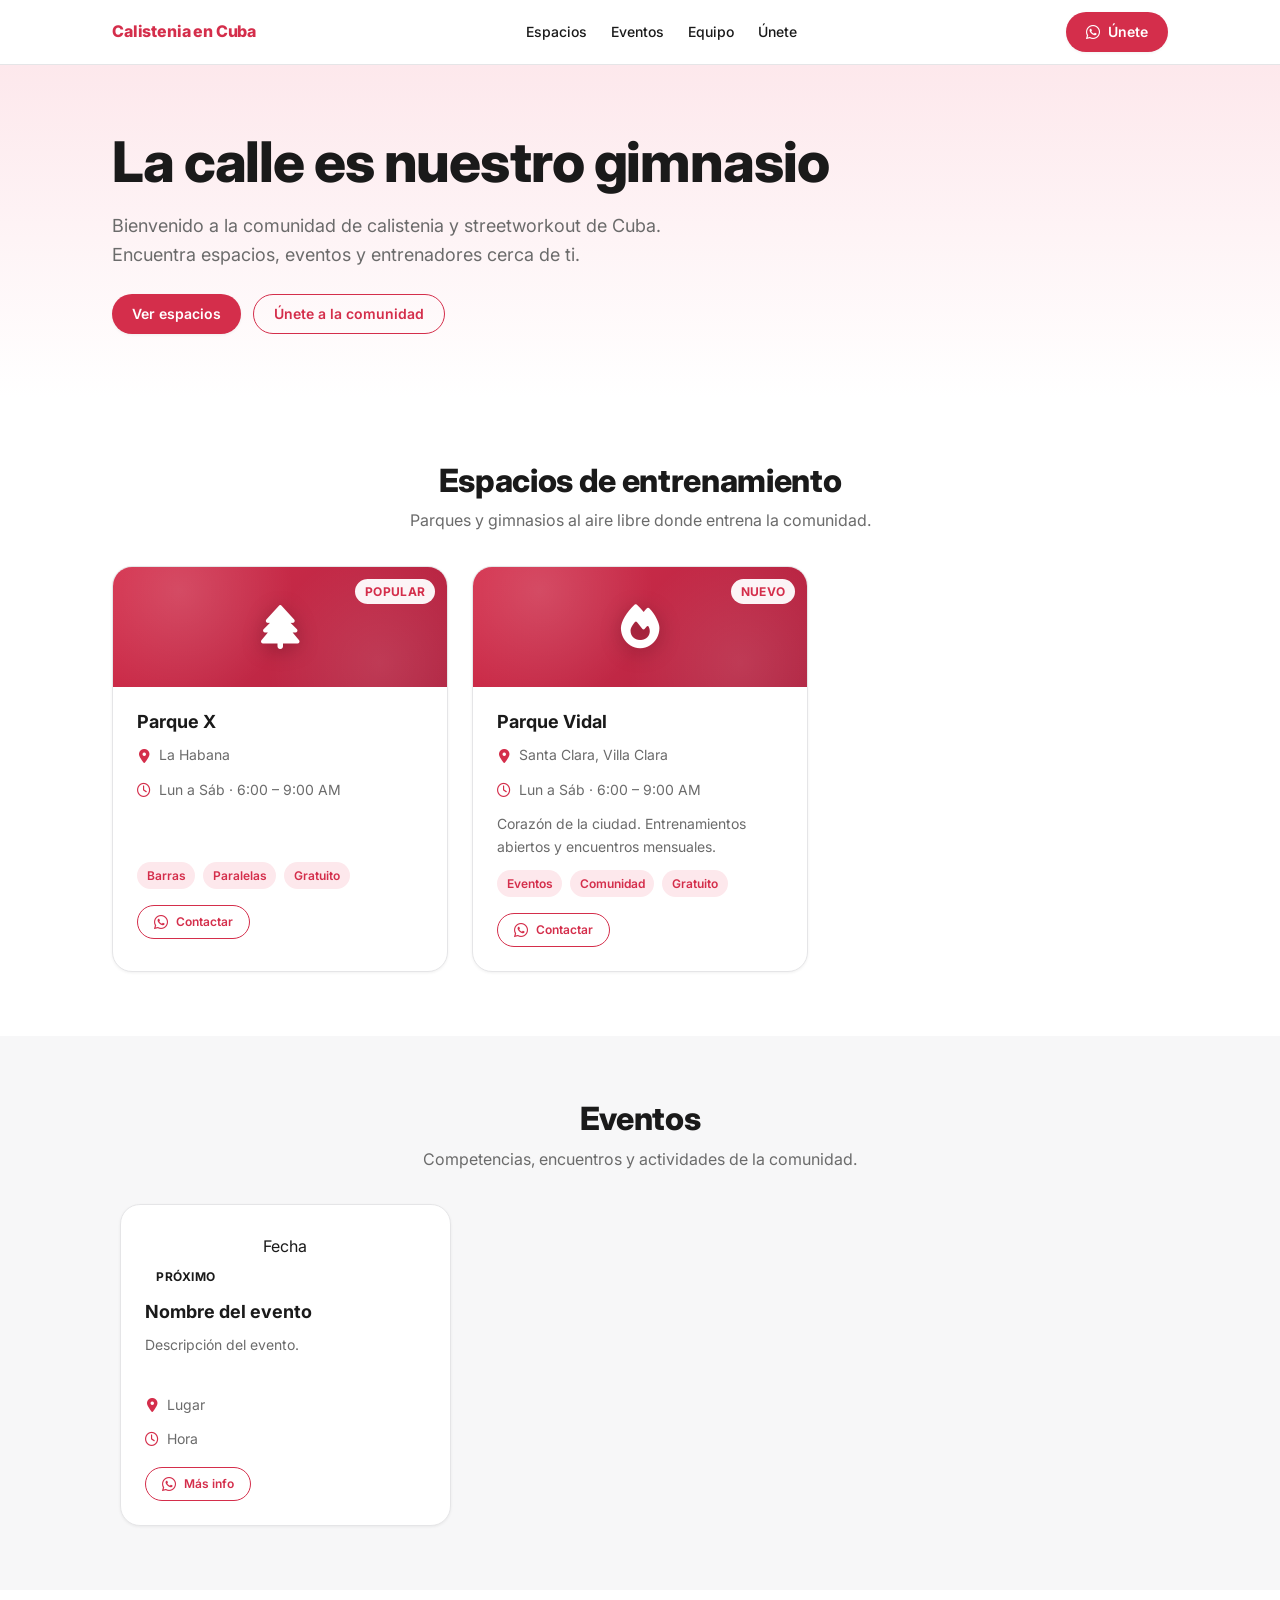
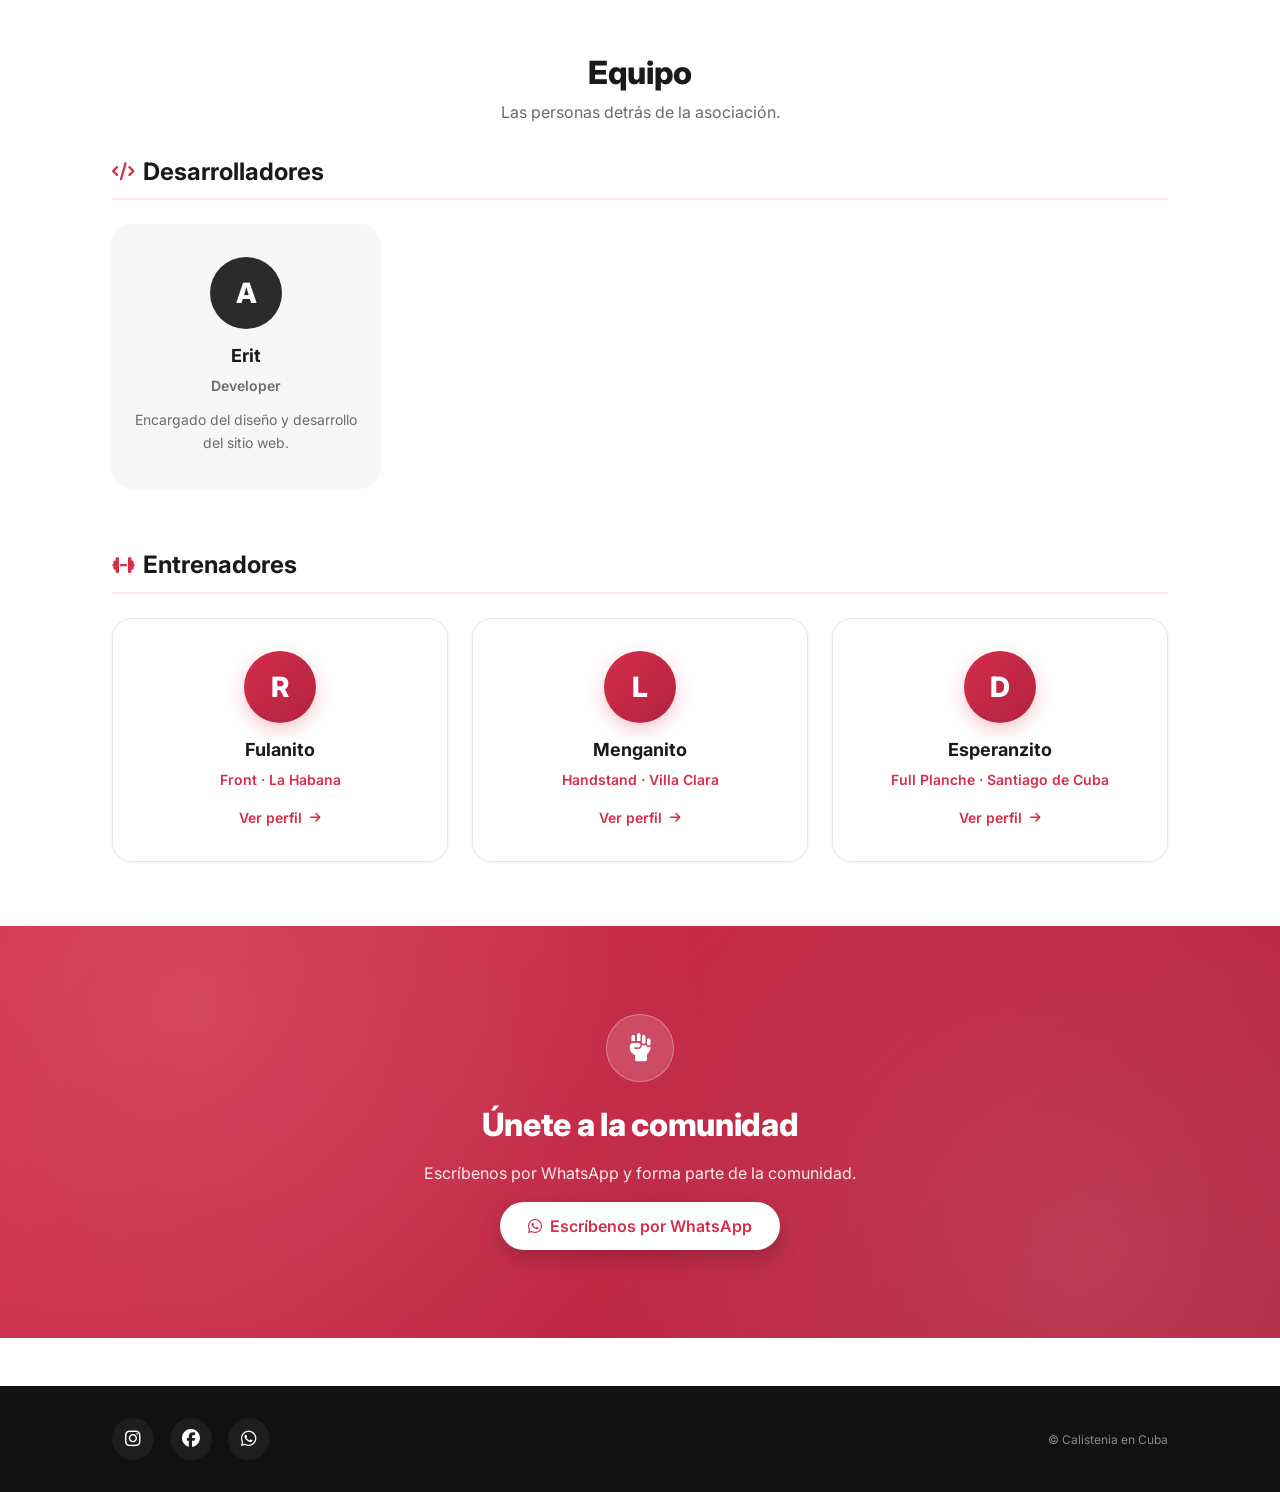
<file: index.html>
<!DOCTYPE html>
<html lang="es">
<head>
  <meta charset="UTF-8">
  <meta name="viewport" content="width=device-width, initial-scale=1.0">

  <!-- SEO básico -->
  <title>Calistenia en Cuba</title>
  <meta name="description" content="Asociación Nacional de Streetworkout y Calistenia de Cuba. Espacios de entrenamiento, eventos y comunidad. La calle es nuestro gimnasio.">
  <meta name="author" content="Asociación Nacional de Streetworkout y Calistenia de Cuba">

  <!-- Open Graph (WhatsApp, Facebook, etc.) -->
  <meta property="og:type" content="website">
  <meta property="og:title" content="Calistenia en Cuba · Asociación Nacional de Streetworkout">
  <meta property="og:description" content="La calle es nuestro gimnasio. Espacios, eventos y comunidad de calistenia en Cuba.">
  <meta property="og:image" content="img/og-cover.jpg">
  <meta property="og:locale" content="es_CU">

  <!-- Favicon -->
  <link rel="icon" type="image/png" href="img/favicon.png">

  <!-- Google Fonts: Inter -->
  <link rel="preconnect" href="https://fonts.googleapis.com">
  <link rel="preconnect" href="https://fonts.gstatic.com" crossorigin>
  <link href="https://fonts.googleapis.com/css2?family=Inter:wght@400;500;600;700;800&display=swap" rel="stylesheet">

  <!-- Font Awesome 6 -->
  <link rel="stylesheet" href="https://cdnjs.cloudflare.com/ajax/libs/font-awesome/6.5.1/css/all.min.css">

  <!-- Estilos propios (se crearán en la Fase 2) -->
  <link rel="stylesheet" href="style.css">
</head>
<body>

  <!-- ===================== HEADER ===================== -->
  <header class="site-header">
    <div class="container header-inner">

      <a href="#" class="brand" aria-label="Inicio">
        <span class="brand-title">Calistenia en Cuba</span>
        <span class="brand-subtitle"></span>
      </a>

      <nav class="main-nav" aria-label="Navegación principal">
        <ul>
          <li><a href="#espacios">Espacios</a></li>
          <li><a href="#eventos">Eventos</a></li>
          <li><a href="#equipo">Equipo</a></li>
          <li><a href="#unete">Únete</a></li>
        </ul>
      </nav>

      <a href="https://wa.me/5359638868"
         class="btn btn-primary header-cta"
         target="_blank" rel="noopener">
        <i class="fa-brands fa-whatsapp" aria-hidden="true"></i>
        Únete
      </a>

    </div>
  </header>

  <!-- ===================== MAIN ===================== -->
  <main>

    <!-- ---------- HERO ---------- -->
    <section id="hero" class="hero">
      <div class="container hero-inner">
        <h1 class="hero-title">La calle es nuestro gimnasio</h1>
        <p class="hero-subtitle">
          Bienvenido a la comunidad de calistenia y streetworkout de Cuba.
          Encuentra espacios, eventos y entrenadores cerca de ti.
        </p>
        <div class="hero-actions">
          <a href="#espacios" class="btn btn-primary">Ver espacios</a>
          <a href="#unete" class="btn btn-outline">Únete a la comunidad</a>
        </div>
      </div>
    </section>

    <!-- ---------- ESPACIOS ---------- -->
<section id="espacios" class="section espacios">
  <div class="container">
    <header class="section-header">
      <h2 class="section-title">Espacios de entrenamiento</h2>
      <p class="section-subtitle">
        Parques y gimnasios al aire libre donde entrena la comunidad.
      </p>
    </header>

    <div class="cards-grid espacios-grid">

      <!-- Espacio 1 -->
      <article class="card espacio-card">
        <div class="espacio-media" aria-hidden="true">
          <i class="fa-solid fa-tree"></i>
          <span class="espacio-badge">Popular</span>
        </div>
        <div class="card-body">
          <h3 class="card-title">Parque X</h3>
          <p class="card-location">
            <i class="fa-solid fa-location-dot" aria-hidden="true"></i>
            La Habana
          </p>
          <p class="card-schedule">
            <i class="fa-regular fa-clock" aria-hidden="true"></i>
            Lun a Sáb · 6:00 – 9:00 AM
          </p>
          <p class="card-description">
          </p>
          <ul class="card-tags">
            <li class="tag">Barras</li>
            <li class="tag">Paralelas</li>
            <li class="tag">Gratuito</li>
          </ul>
          <a href="https://wa.me/5359638868?text=Hola%2C%20quiero%20info%20sobre%20Parque%20Almendares"
             class="btn btn-outline btn-sm"
             target="_blank" rel="noopener">
            <i class="fa-brands fa-whatsapp" aria-hidden="true"></i>
            Contactar
          </a>
        </div>
      </article>

      <!-- Espacio 2 -->
      <article class="card espacio-card">
        <div class="espacio-media" aria-hidden="true">
          <i class="fa-solid fa-fire"></i>
          <span class="espacio-badge">Nuevo</span>
        </div>
        <div class="card-body">
          <h3 class="card-title">Parque Vidal</h3>
          <p class="card-location">
            <i class="fa-solid fa-location-dot" aria-hidden="true"></i>
            Santa Clara, Villa Clara
          </p>
          <p class="card-schedule">
            <i class="fa-regular fa-clock" aria-hidden="true"></i>
            Lun a Sáb · 6:00 – 9:00 AM
          </p>
          <p class="card-description">
            Corazón de la ciudad. Entrenamientos abiertos y encuentros mensuales.
          </p>
          <ul class="card-tags">
            <li class="tag">Eventos</li>
            <li class="tag">Comunidad</li>
            <li class="tag">Gratuito</li>
          </ul>
          <a href="https://wa.me/5359638868?text=Hola%2C%20quiero%20info%20sobre%20Parque%20Vidal"
             class="btn btn-outline btn-sm"
             target="_blank" rel="noopener">
            <i class="fa-brands fa-whatsapp" aria-hidden="true"></i>
            Contactar
          </a>
        </div>
      </article>

    </div>
  </div>
</section>
    
    <!-- ---------- EVENTOS ---------- -->
    <section id="eventos" class="section eventos">
      <div class="container">
        <header class="section-header">
          <h2 class="section-title">Eventos</h2>
          <p class="section-subtitle">
            Competencias, encuentros y actividades de la comunidad.
          </p>
        </header>

        <!-- Las tarjetas se generan en la Fase 4 -->
        <div class="cards-grid eventos-grid">
          <article class="card evento-card">
            <div class="card-body">
              <div class="evento-meta">
                <span class="evento-fecha">Fecha</span>
                <span class="evento-estado badge">Próximo</span>
              </div>
              <h3 class="card-title">Nombre del evento</h3>
              <p class="card-description">Descripción del evento.</p>
              <p class="evento-lugar">
                <i class="fa-solid fa-location-dot" aria-hidden="true"></i>
                Lugar
              </p>
              <p class="evento-hora">
                <i class="fa-regular fa-clock" aria-hidden="true"></i>
                Hora
              </p>
              <a href="https://wa.me/5359638868" class="btn btn-outline btn-sm" target="_blank" rel="noopener">
                <i class="fa-brands fa-whatsapp" aria-hidden="true"></i>
                Más info
              </a>
            </div>
          </article>
        </div>
      </div>
    </section>

    <!-- ---------- EQUIPO ---------- -->
<section id="equipo" class="section equipo">
  <div class="container">
    <header class="section-header">
      <h2 class="section-title">Equipo</h2>
      <p class="section-subtitle">
        Las personas detrás de la asociación.
      </p>
    </header>

    <!-- Subsección: Desarrolladores -->
    <div id="desarrolladores" class="equipo-bloque">
      <h3 class="equipo-subtitulo">
        <i class="fa-solid fa-code" aria-hidden="true"></i>
        Desarrolladores
      </h3>
      <div class="cards-grid equipo-grid">

        <article class="card persona-card persona-dev">
          <div class="card-body">
            <div class="persona-avatar" aria-hidden="true">A</div>
            <h4 class="persona-nombre">Erit</h4>
            <p class="persona-rol">Developer</p>
            <p class="persona-desc">
              Encargado del diseño y desarrollo del sitio web.
            </p>
          </div>
        </article>
      </div>
    </div>

    <!-- Subsección: Entrenadores -->
    <div id="entrenadores" class="equipo-bloque">
      <h3 class="equipo-subtitulo">
        <i class="fa-solid fa-dumbbell" aria-hidden="true"></i>
        Entrenadores
      </h3>
      <div class="cards-grid equipo-grid">

        <a class="card persona-card persona-coach" href="coach.html?id=1">
          <div class="card-body">
            <div class="persona-avatar" aria-hidden="true">R</div>
            <h4 class="persona-nombre">Fulanito</h4>
            <p class="persona-rol">Front · La Habana</p>
            <span class="persona-link">
              Ver perfil <i class="fa-solid fa-arrow-right" aria-hidden="true"></i>
            </span>
          </div>
        </a>

        <a class="card persona-card persona-coach" href="coach.html?id=2">
          <div class="card-body">
            <div class="persona-avatar" aria-hidden="true">L</div>
            <h4 class="persona-nombre">Menganito</h4>
            <p class="persona-rol">Handstand · Villa Clara</p>
            <span class="persona-link">
              Ver perfil <i class="fa-solid fa-arrow-right" aria-hidden="true"></i>
            </span>
          </div>
        </a>

        <a class="card persona-card persona-coach" href="coach.html?id=3">
          <div class="card-body">
            <div class="persona-avatar" aria-hidden="true">D</div>
            <h4 class="persona-nombre">Esperanzito</h4>
            <p class="persona-rol">Full Planche · Santiago de Cuba</p>
            <span class="persona-link">
              Ver perfil <i class="fa-solid fa-arrow-right" aria-hidden="true"></i>
            </span>
          </div>
        </a>

      </div>
    </div>

  </div>
</section>

    <!-- ---------- ÚNETE ---------- -->
<section id="unete" class="section unete">
  <div class="container unete-inner">
    <div class="unete-icono" aria-hidden="true">
      <i class="fa-solid fa-hand-fist"></i>
    </div>
    <h2 class="section-title">Únete a la comunidad</h2>
    <p class="section-subtitle">
      Escríbenos por WhatsApp y forma parte de la comunidad.
    </p>
    <a href="https://wa.me/5359638868?text=Hola%2C%20quiero%20unirme%20a%20la%20comunidad%20de%20calistenia"
       class="btn btn-primary btn-lg"
       target="_blank" rel="noopener">
      <i class="fa-brands fa-whatsapp" aria-hidden="true"></i>
      Escríbenos por WhatsApp
    </a>
  </div>
</section>
  </main>

  <!-- ===================== FOOTER ===================== -->
  <footer class="site-footer">
    <div class="container footer-inner">

      <div class="footer-redes">
        <a href="#" aria-label="Instagram" target="_blank" rel="noopener">
          <i class="fa-brands fa-instagram" aria-hidden="true"></i>
        </a>
        <a href="#" aria-label="Facebook" target="_blank" rel="noopener">
          <i class="fa-brands fa-facebook" aria-hidden="true"></i>
        </a>
        <a href="https://wa.me/5359638868" aria-label="WhatsApp" target="_blank" rel="noopener">
          <i class="fa-brands fa-whatsapp" aria-hidden="true"></i>
        </a>
      </div>

      <p class="footer-firma">
        &copy; <span id="year"></span> Calistenia en Cuba
      </p>

    </div>
  </footer>

</body>
    </html>
</file>
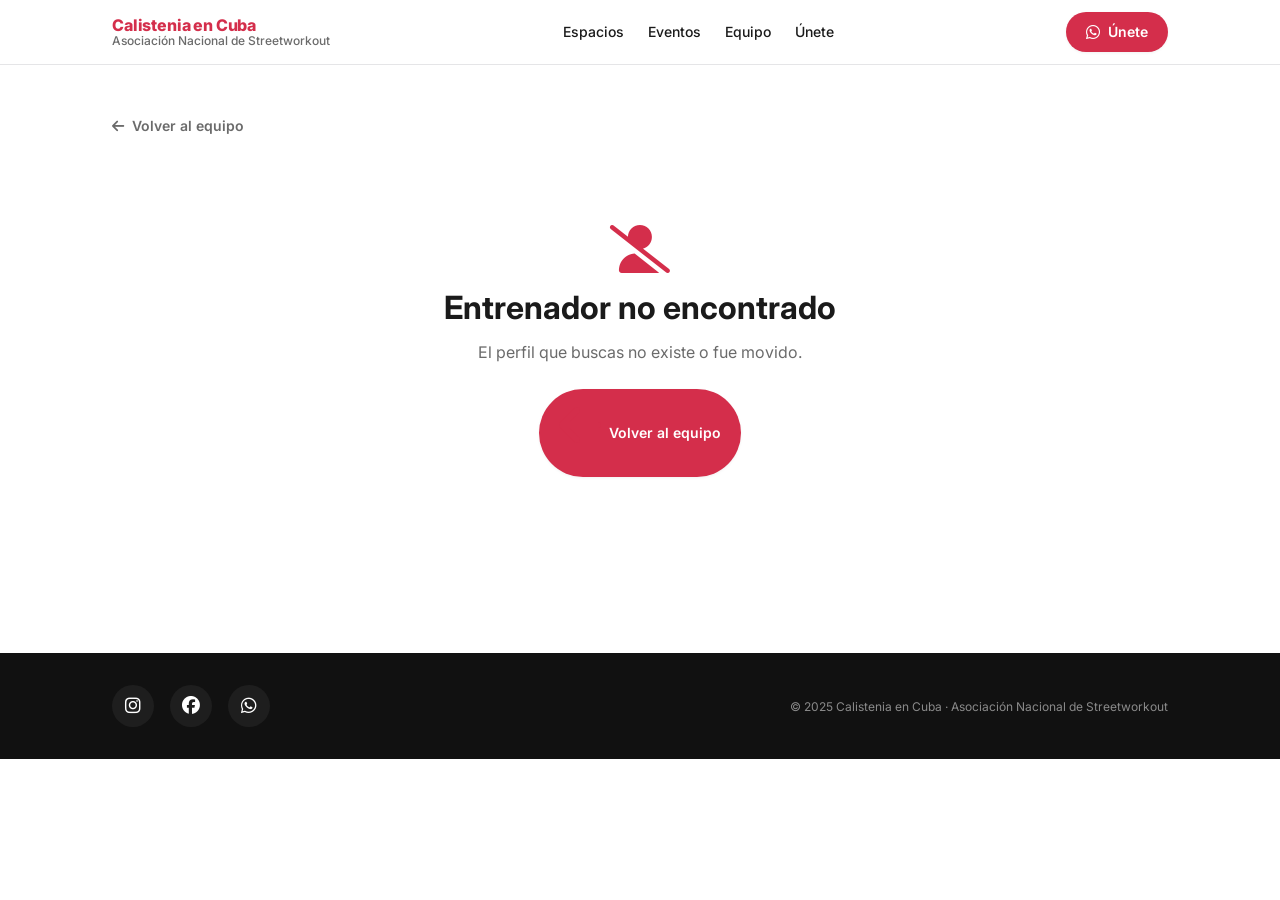
<file: coach.html>
<!DOCTYPE html>
<html lang="es">
<head>
  <meta charset="UTF-8">
  <meta name="viewport" content="width=device-width, initial-scale=1.0">

  <title>Perfil del entrenador · Calistenia en Cuba</title>
  <meta name="description" content="Perfil de entrenador de la Asociación Nacional de Streetworkout y Calistenia de Cuba.">

  <link rel="icon" type="image/png" href="img/favicon.png">

  <!-- Google Fonts: Inter -->
  <link rel="preconnect" href="https://fonts.googleapis.com">
  <link rel="preconnect" href="https://fonts.gstatic.com" crossorigin>
  <link href="https://fonts.googleapis.com/css2?family=Inter:wght@400;500;600;700;800&display=swap" rel="stylesheet">

  <!-- Font Awesome 6 -->
  <link rel="stylesheet" href="https://cdnjs.cloudflare.com/ajax/libs/font-awesome/6.5.1/css/all.min.css">

  <!-- Estilos globales (reutilizados de la home) -->
  <link rel="stylesheet" href="style.css">

  <!-- Estilos específicos de esta página -->
  <style>
    /* ============ COACH PAGE ============ */

    .coach-main {
      padding: var(--space-7) 0 var(--space-8);
      background: var(--color-bg);
    }

    .coach-volver {
      display: inline-flex;
      align-items: center;
      gap: var(--space-2);
      font-size: var(--fs-sm);
      font-weight: 600;
      color: var(--color-text-muted);
      margin-bottom: var(--space-5);
      transition: color var(--t-fast), gap var(--t-fast);
    }
    .coach-volver:hover {
      color: var(--color-primary);
      gap: var(--space-3);
    }

    /* Cabecera del perfil */
    .coach-header {
      display: flex;
      flex-direction: column;
      align-items: center;
      text-align: center;
      gap: var(--space-3);
      padding: var(--space-6) var(--space-5);
      background: linear-gradient(135deg, var(--color-primary-soft) 0%, var(--color-bg) 100%);
      border-radius: var(--radius-lg);
      margin-bottom: var(--space-6);
    }

    .coach-avatar {
      display: flex;
      align-items: center;
      justify-content: center;
      width: 110px;
      height: 110px;
      border-radius: var(--radius-full);
      background: linear-gradient(135deg, var(--color-primary) 0%, var(--color-primary-dark) 100%);
      color: var(--color-white);
      font-size: 2.75rem;
      font-weight: 800;
      letter-spacing: -0.02em;
      box-shadow: 0 10px 30px rgba(212, 46, 75, 0.30);
    }

    .coach-nombre {
      font-size: clamp(1.5rem, 5vw, 2rem);
      font-weight: 800;
      letter-spacing: -0.01em;
    }

    .coach-rol {
      font-size: var(--fs-base);
      color: var(--color-primary);
      font-weight: 600;
    }

    .coach-ubicacion {
      display: inline-flex;
      align-items: center;
      gap: var(--space-2);
      font-size: var(--fs-sm);
      color: var(--color-text-muted);
    }
    .coach-ubicacion i { color: var(--color-primary); }

    /* Bloque de bio */
    .coach-bio {
      font-size: var(--fs-base);
      color: var(--color-text);
      line-height: 1.7;
      margin-bottom: var(--space-6);
      text-align: center;
      max-width: 640px;
      margin-inline: auto;
    }

    /* Grid de datos: especialidades + stats + contacto */
    .coach-grid {
      display: grid;
      grid-template-columns: 1fr;
      gap: var(--space-5);
      margin-bottom: var(--space-6);
    }

    .coach-bloque {
      background: var(--color-bg-soft);
      border-radius: var(--radius-lg);
      padding: var(--space-5);
    }

    .coach-bloque h3 {
      display: flex;
      align-items: center;
      gap: var(--space-2);
      font-size: var(--fs-lg);
      font-weight: 700;
      margin-bottom: var(--space-4);
    }
    .coach-bloque h3 i { color: var(--color-primary); }

    /* Especialidades como tags */
    .coach-especialidades {
      display: flex;
      flex-wrap: wrap;
      gap: var(--space-2);
    }

    /* Stats en fila */
    .coach-stats {
      display: grid;
      grid-template-columns: repeat(3, 1fr);
      gap: var(--space-3);
      text-align: center;
    }

    .coach-stat {
      display: flex;
      flex-direction: column;
      gap: var(--space-1);
    }

    .coach-stat strong {
      font-size: var(--fs-xl);
      font-weight: 800;
      color: var(--color-primary);
    }

    .coach-stat span {
      font-size: var(--fs-xs);
      color: var(--color-text-muted);
      text-transform: uppercase;
      letter-spacing: 0.04em;
    }

    /* CTA WhatsApp */
    .coach-cta {
      display: flex;
      justify-content: center;
      margin-top: var(--space-5);
    }

    /* Estado de error / cargando */
    .coach-estado {
      text-align: center;
      padding: var(--space-8) var(--space-4);
    }

    .coach-estado i {
      font-size: 3rem;
      color: var(--color-primary);
      margin-bottom: var(--space-4);
    }

    .coach-estado h2 {
      margin-bottom: var(--space-3);
    }

    .coach-estado p {
      color: var(--color-text-muted);
      margin-bottom: var(--space-5);
    }

    /* Ajustes desktop */
    @media (min-width: 640px) {
      .coach-grid {
        grid-template-columns: 1fr 1fr;
      }
      .coach-bloque.coach-bloque-full {
        grid-column: 1 / -1;
      }
    }
  </style>
</head>
<body>

  <!-- ===================== HEADER ===================== -->
  <header class="site-header">
    <div class="container header-inner">

      <a href="index.html" class="brand" aria-label="Inicio">
        <span class="brand-title">Calistenia en Cuba</span>
        <span class="brand-subtitle">Asociación Nacional de Streetworkout</span>
      </a>

      <nav class="main-nav" aria-label="Navegación principal">
        <ul>
          <li><a href="index.html#espacios">Espacios</a></li>
          <li><a href="index.html#eventos">Eventos</a></li>
          <li><a href="index.html#equipo">Equipo</a></li>
          <li><a href="index.html#unete">Únete</a></li>
        </ul>
      </nav>

      <a href="https://wa.me/5359638868"
         class="btn btn-primary header-cta"
         target="_blank" rel="noopener">
        <i class="fa-brands fa-whatsapp" aria-hidden="true"></i>
        Únete
      </a>

    </div>
  </header>

  <!-- ===================== MAIN ===================== -->
  <main class="coach-main">
    <div class="container">

      <a href="index.html#entrenadores" class="coach-volver">
        <i class="fa-solid fa-arrow-left" aria-hidden="true"></i>
        Volver al equipo
      </a>

      <!-- Aquí se inyecta el contenido del coach vía JS -->
      <div id="coach-content">
        <!-- Placeholder mientras carga -->
        <div class="coach-estado">
          <i class="fa-solid fa-spinner fa-spin" aria-hidden="true"></i>
          <h2>Cargando perfil…</h2>
        </div>
      </div>

    </div>
  </main>

  <!-- ===================== FOOTER ===================== -->
  <footer class="site-footer">
    <div class="container footer-inner">

      <div class="footer-redes">
        <a href="#" aria-label="Instagram" target="_blank" rel="noopener">
          <i class="fa-brands fa-instagram" aria-hidden="true"></i>
        </a>
        <a href="#" aria-label="Facebook" target="_blank" rel="noopener">
          <i class="fa-brands fa-facebook" aria-hidden="true"></i>
        </a>
        <a href="https://wa.me/5359638868" aria-label="WhatsApp" target="_blank" rel="noopener">
          <i class="fa-brands fa-whatsapp" aria-hidden="true"></i>
        </a>
      </div>

      <p class="footer-firma">
        &copy; 2025 Calistenia en Cuba · Asociación Nacional de Streetworkout
      </p>

    </div>
  </footer>

  <!-- Lógica + datos del coach -->
  <script src="js/coach.js"></script>

</body>
</html>
</file>
<file: style.css>
/* =========================================================
   CALISTENIA EN CUBA — style.css
   Fase 2: base (variables, reset, tipografía, header, hero, footer)
   ========================================================= */

/* ---------- 1. VARIABLES ---------- */
:root {
  /* Colores */
  --color-primary: #d42e4b;
  --color-primary-dark: #b02240;
  --color-primary-soft: #fde8ec;
  --color-text: #1a1a1a;
  --color-text-muted: #6b6b6b;
  --color-bg: #ffffff;
  --color-bg-soft: #f7f7f8;
  --color-border: #e5e5e7;
  --color-white: #ffffff;

  /* Tipografía */
  --font-base: 'Inter', system-ui, -apple-system, Segoe UI, Roboto, sans-serif;
  --fs-xs: 0.75rem;
  --fs-sm: 0.875rem;
  --fs-base: 1rem;
  --fs-lg: 1.125rem;
  --fs-xl: 1.5rem;
  --fs-2xl: 2rem;
  --fs-3xl: 2.5rem;

  /* Espaciado */
  --space-1: 0.25rem;
  --space-2: 0.5rem;
  --space-3: 0.75rem;
  --space-4: 1rem;
  --space-5: 1.5rem;
  --space-6: 2rem;
  --space-7: 3rem;
  --space-8: 4rem;

  /* Layout */
  --container-max: 1120px;
  --container-pad: 1.25rem;
  --radius-sm: 8px;
  --radius: 14px;
  --radius-lg: 20px;
  --radius-full: 999px;

  /* Sombras */
  --shadow-sm: 0 1px 3px rgba(0, 0, 0, 0.06);
  --shadow: 0 4px 14px rgba(0, 0, 0, 0.08);
  --shadow-lg: 0 10px 30px rgba(0, 0, 0, 0.10);

  /* Transiciones */
  --t-fast: 0.15s ease;
  --t: 0.25s ease;
}

/* ---------- 2. RESET ---------- */
*,
*::before,
*::after {
  box-sizing: border-box;
  margin: 0;
  padding: 0;
}

html {
  scroll-behavior: smooth;
  scroll-padding-top: 80px; /* compensa el header fijo */
  -webkit-text-size-adjust: 100%;
}

body {
  font-family: var(--font-base);
  font-size: var(--fs-base);
  line-height: 1.6;
  color: var(--color-text);
  background: var(--color-bg);
  -webkit-font-smoothing: antialiased;
  -moz-osx-font-smoothing: grayscale;
}

img, picture, svg {
  display: block;
  max-width: 100%;
  height: auto;
}

a {
  color: inherit;
  text-decoration: none;
}

ul, ol {
  list-style: none;
}

button {
  font: inherit;
  cursor: pointer;
  border: none;
  background: none;
}

/* ---------- 3. TIPOGRAFÍA ---------- */
h1, h2, h3, h4 {
  font-weight: 700;
  line-height: 1.2;
  color: var(--color-text);
}

h1 { font-size: var(--fs-3xl); }
h2 { font-size: var(--fs-2xl); }
h3 { font-size: var(--fs-xl); }
h4 { font-size: var(--fs-lg); }

p { color: var(--color-text); }

/* ---------- 4. CONTENEDOR ---------- */
.container {
  width: 100%;
  max-width: var(--container-max);
  margin-inline: auto;
  padding-inline: var(--container-pad);
}

/* ---------- 5. BOTONES ---------- */
.btn {
  display: inline-flex;
  align-items: center;
  justify-content: center;
  gap: var(--space-2);
  padding: 0.75rem 1.25rem;
  border-radius: var(--radius-full);
  font-weight: 600;
  font-size: var(--fs-sm);
  line-height: 1;
  transition: transform var(--t-fast), box-shadow var(--t-fast), background var(--t-fast), color var(--t-fast), border-color var(--t-fast);
  white-space: nowrap;
}

.btn i { font-size: 1rem; }

.btn-primary {
  background: var(--color-primary);
  color: var(--color-white);
  box-shadow: var(--shadow-sm);
}
.btn-primary:hover {
  background: var(--color-primary-dark);
  transform: translateY(-1px);
  box-shadow: var(--shadow);
}

.btn-outline {
  background: transparent;
  color: var(--color-primary);
  border: 1.5px solid var(--color-primary);
}
.btn-outline:hover {
  background: var(--color-primary);
  color: var(--color-white);
}

.btn-lg {
  padding: 1rem 1.75rem;
  font-size: var(--fs-base);
}

.btn-sm {
  padding: 0.5rem 1rem;
  font-size: var(--fs-xs);
}

/* ---------- 6. HEADER ---------- */
.site-header {
  position: sticky;
  top: 0;
  z-index: 100;
  background: rgba(255, 255, 255, 0.95);
  backdrop-filter: saturate(180%) blur(10px);
  border-bottom: 1px solid var(--color-border);
}

.header-inner {
  display: flex;
  align-items: center;
  justify-content: space-between;
  gap: var(--space-4);
  padding-block: var(--space-3);
}

.brand {
  display: flex;
  flex-direction: column;
  line-height: 1.1;
}

.brand-title {
  font-weight: 800;
  font-size: var(--fs-base);
  color: var(--color-primary);
  letter-spacing: -0.01em;
}

.brand-subtitle {
  font-size: var(--fs-xs);
  color: var(--color-text-muted);
  font-weight: 500;
}

/* Nav: en móvil ocultamos los enlaces y dejamos solo el botón */
.main-nav {
  display: none;
}

.header-cta { flex-shrink: 0; }

/* ---------- 7. HERO ---------- */
.hero {
  position: relative;
  padding: var(--space-8) 0;
  background: linear-gradient(180deg, var(--color-primary-soft) 0%, var(--color-bg) 100%);
  overflow: hidden;
}

.hero-inner {
  display: flex;
  flex-direction: column;
  gap: var(--space-4);
  text-align: center;
  align-items: center;
}

.hero-title {
  font-size: clamp(2rem, 7vw, 3.5rem);
  font-weight: 800;
  letter-spacing: -0.02em;
  color: var(--color-text);
}

.hero-subtitle {
  font-size: var(--fs-lg);
  color: var(--color-text-muted);
  max-width: 560px;
}

.hero-actions {
  display: flex;
  flex-wrap: wrap;
  gap: var(--space-3);
  justify-content: center;
  margin-top: var(--space-2);
}

/* ---------- 8. SECCIONES (base genérica) ---------- */
.section {
  padding: var(--space-7) 0;
}

.section-header {
  text-align: center;
  margin-bottom: var(--space-6);
  display: flex;
  flex-direction: column;
  gap: var(--space-2);
}

.section-title {
  font-size: clamp(1.5rem, 5vw, 2rem);
  font-weight: 800;
  letter-spacing: -0.01em;
}

.section-subtitle {
  color: var(--color-text-muted);
  font-size: var(--fs-base);
  max-width: 620px;
  margin-inline: auto;
}

/* ---------- 9. CARDS (base genérica) ---------- */
.cards-grid {
  display: grid;
  grid-template-columns: 1fr;
  gap: var(--space-5);
}

.card {
  background: var(--color-white);
  border: 1px solid var(--color-border);
  border-radius: var(--radius-lg);
  box-shadow: var(--shadow-sm);
  overflow: hidden;
  transition: transform var(--t), box-shadow var(--t), border-color var(--t);
}

.card:hover {
  transform: translateY(-3px);
  box-shadow: var(--shadow-lg);
  border-color: transparent;
}

.card-body {
  padding: var(--space-5);
  display: flex;
  flex-direction: column;
  gap: var(--space-3);
}

.card-title {
  font-size: var(--fs-lg);
  font-weight: 700;
}

.card-description {
  color: var(--color-text-muted);
  font-size: var(--fs-sm);
}

.card-location,
.card-schedule,
.evento-lugar,
.evento-hora {
  display: flex;
  align-items: center;
  gap: var(--space-2);
  color: var(--color-text-muted);
  font-size: var(--fs-sm);
}

.card-location i,
.card-schedule i,
.evento-lugar i,
.evento-hora i {
  color: var(--color-primary);
  font-size: var(--fs-sm);
  width: 14px;
  text-align: center;
}

.card-tags {
  display: flex;
  flex-wrap: wrap;
  gap: var(--space-2);
}

.tag {
  background: var(--color-primary-soft);
  color: var(--color-primary);
  font-size: var(--fs-xs);
  font-weight: 600;
  padding: 0.25rem 0.6rem;
  border-radius: var(--radius-full);
}

/* ---------- 10. FOOTER ---------- */
.site-footer {
  background: #111111;
  color: #cfcfcf;
  padding: var(--space-6) 0;
  margin-top: var(--space-7);
}

.footer-inner {
  display: flex;
  flex-direction: column;
  align-items: center;
  gap: var(--space-4);
  text-align: center;
}

.footer-redes {
  display: flex;
  gap: var(--space-4);
}

.footer-redes a {
  display: inline-flex;
  align-items: center;
  justify-content: center;
  width: 42px;
  height: 42px;
  border-radius: var(--radius-full);
  background: #1e1e1e;
  color: #ffffff;
  font-size: var(--fs-lg);
  transition: background var(--t-fast), transform var(--t-fast);
}

.footer-redes a:hover {
  background: var(--color-primary);
  transform: translateY(-2px);
}

.footer-firma {
  font-size: var(--fs-xs);
  color: #8a8a8a;
}

/* =========================================================
   FASE 3 — SECCIÓN ESPACIOS
   ========================================================= */

.espacios {
  background: var(--color-bg);
}

.espacio-card {
  display: flex;
  flex-direction: column;
}

/* Cabecera visual con icono y color de fondo */
.espacio-media {
  position: relative;
  height: 120px;
  background: linear-gradient(135deg, var(--color-primary) 0%, var(--color-primary-dark) 100%);
  display: flex;
  align-items: center;
  justify-content: center;
  color: var(--color-white);
  font-size: 2.75rem;
  overflow: hidden;
}

/* Detalle decorativo sutil */
.espacio-media::after {
  content: "";
  position: absolute;
  inset: 0;
  background-image: radial-gradient(circle at 20% 20%, rgba(255,255,255,0.15) 0%, transparent 40%),
                    radial-gradient(circle at 80% 80%, rgba(255,255,255,0.10) 0%, transparent 40%);
  pointer-events: none;
}

.espacio-media i {
  position: relative;
  z-index: 1;
  filter: drop-shadow(0 4px 10px rgba(0,0,0,0.25));
}

/* Badge sobre la cabecera */
.espacio-badge {
  position: absolute;
  top: var(--space-3);
  right: var(--space-3);
  z-index: 2;
  background: rgba(255, 255, 255, 0.95);
  color: var(--color-primary);
  font-size: var(--fs-xs);
  font-weight: 700;
  padding: 0.2rem 0.6rem;
  border-radius: var(--radius-full);
  text-transform: uppercase;
  letter-spacing: 0.03em;
}

/* Ajustes finos del cuerpo de la tarjeta */
.espacio-card .card-title {
  font-size: var(--fs-lg);
}

.espacio-card .card-description {
  min-height: 2.6em; /* alinea visualmente las tarjetas entre sí */
}

/* Botón de contacto al fondo, ocupa todo el ancho del body */
.espacio-card .btn {
  align-self: flex-start;
  margin-top: var(--space-1);
}

/* =========================================================
   FASE 4 — SECCIÓN EVENTOS
   ========================================================= */

.eventos {
  background: var(--color-bg-soft);
}

.evento-card {
  display: flex;
  flex-direction: column;
}

/* Cabecera con fecha destacada + estado */
.evento-media {
  position: relative;
  display: flex;
  align-items: center;
  justify-content: space-between;
  gap: var(--space-3);
  padding: var(--space-4) var(--space-5);
  background: linear-gradient(135deg, var(--color-primary) 0%, var(--color-primary-dark) 100%);
  color: var(--color-white);
}

/* Bloque de fecha estilo calendario */
.evento-fecha {
  display: flex;
  flex-direction: column;
  align-items: center;
  justify-content: center;
  background: rgba(255, 255, 255, 0.18);
  border: 1px solid rgba(255, 255, 255, 0.35);
  border-radius: var(--radius);
  padding: var(--space-2) var(--space-4);
  backdrop-filter: blur(4px);
  line-height: 1;
}

.evento-dia {
  font-size: 1.75rem;
  font-weight: 800;
  letter-spacing: -0.02em;
}

.evento-mes {
  font-size: var(--fs-xs);
  text-transform: uppercase;
  letter-spacing: 0.08em;
  font-weight: 600;
  opacity: 0.9;
  margin-top: 2px;
}

/* Badges de estado */
.evento-estado {
  font-size: var(--fs-xs);
  font-weight: 700;
  padding: 0.3rem 0.7rem;
  border-radius: var(--radius-full);
  text-transform: uppercase;
  letter-spacing: 0.04em;
  white-space: nowrap;
}

.estado-proximo {
  background: #ffffff;
  color: var(--color-primary);
}

.estado-mes {
  background: #ffe9c2;
  color: #9a5b00;
}

.estado-pasado {
  background: rgba(255, 255, 255, 0.85);
  color: #555;
}

/* Tarjeta finalizada: atenuada */
.evento-pasado {
  opacity: 0.85;
}

.evento-pasado .card-title {
  color: var(--color-text-muted);
}

/* Ajuste fino del body */
.evento-card .card-description {
  min-height: 3.4em;
}

.evento-card .btn {
  align-self: flex-start;
  margin-top: var(--space-1);
}

/* Ajuste de grid: 3 eventos → 3 columnas en desktop está bien,
   pero limitamos el ancho para que no se estiren demasiado */
@media (min-width: 900px) {
  .eventos-grid {
    max-width: 1040px;
    margin-inline: auto;
  }
}

/* =========================================================
   FASE 5 — SECCIÓN EQUIPO
   ========================================================= */

.equipo {
  background: var(--color-bg);
}

/* Bloques (devs / entrenadores) */
.equipo-bloque {
  margin-bottom: var(--space-7);
}

.equipo-bloque:last-child {
  margin-bottom: 0;
}

.equipo-subtitulo {
  display: flex;
  align-items: center;
  gap: var(--space-2);
  font-size: var(--fs-xl);
  font-weight: 700;
  margin-bottom: var(--space-5);
  padding-bottom: var(--space-3);
  border-bottom: 2px solid var(--color-primary-soft);
  color: var(--color-text);
}

.equipo-subtitulo i {
  color: var(--color-primary);
  font-size: var(--fs-lg);
}

/* Tarjetas de persona */
.persona-card .card-body {
  align-items: center;
  text-align: center;
  gap: var(--space-2);
  padding: var(--space-6) var(--space-4);
}

.persona-avatar {
  display: flex;
  align-items: center;
  justify-content: center;
  width: 72px;
  height: 72px;
  border-radius: var(--radius-full);
  background: linear-gradient(135deg, var(--color-primary) 0%, var(--color-primary-dark) 100%);
  color: var(--color-white);
  font-size: 1.75rem;
  font-weight: 800;
  letter-spacing: -0.02em;
  margin-bottom: var(--space-2);
  box-shadow: 0 6px 18px rgba(212, 46, 75, 0.28);
}

.persona-nombre {
  font-size: var(--fs-lg);
  font-weight: 700;
  line-height: 1.2;
}

.persona-rol {
  font-size: var(--fs-sm);
  color: var(--color-primary);
  font-weight: 600;
}

.persona-desc {
  font-size: var(--fs-sm);
  color: var(--color-text-muted);
  margin-top: var(--space-1);
}

/* Tarjetas de desarrollador: más sobrias */
.persona-dev {
  background: var(--color-bg-soft);
  border-color: transparent;
}

.persona-dev:hover {
  transform: none;
  box-shadow: var(--shadow-sm);
  border-color: transparent;
}

.persona-dev .persona-avatar {
  background: #2b2b2b;
  box-shadow: none;
}

.persona-dev .persona-rol {
  color: var(--color-text-muted);
}

/* Tarjetas de entrenador: clicables, con acento */
.persona-coach {
  cursor: pointer;
  position: relative;
  border-color: var(--color-border);
}

.persona-coach:hover {
  border-color: var(--color-primary);
  box-shadow: var(--shadow-lg);
}

.persona-link {
  display: inline-flex;
  align-items: center;
  gap: var(--space-2);
  margin-top: var(--space-2);
  font-size: var(--fs-sm);
  font-weight: 600;
  color: var(--color-primary);
  transition: gap var(--t-fast);
}

.persona-coach:hover .persona-link {
  gap: var(--space-3);
}

.persona-link i {
  font-size: var(--fs-xs);
  transition: transform var(--t-fast);
}

.persona-coach:hover .persona-link i {
  transform: translateX(3px);
}

/* Grid específico del equipo */
@media (min-width: 640px) {
  .equipo-grid {
    grid-template-columns: repeat(2, 1fr);
  }
}

@media (min-width: 900px) {
  .equipo-grid {
    grid-template-columns: repeat(4, 1fr);
  }

  /* Si solo hay 2 devs, que no se estiren a 4 columnas */
  .persona-dev + .persona-dev ~ .persona-dev { /* nada, placeholder */ }

  #desarrolladores .equipo-grid {
    grid-template-columns: repeat(2, 1fr);
    max-width: 560px;
  }
}

/* =========================================================
   FASE 5 — SECCIÓN EQUIPO
   ========================================================= */

.equipo {
  background: var(--color-bg);
}

/* Bloques (devs / entrenadores) */
.equipo-bloque {
  margin-bottom: var(--space-7);
}

.equipo-bloque:last-child {
  margin-bottom: 0;
}

.equipo-subtitulo {
  display: flex;
  align-items: center;
  gap: var(--space-2);
  font-size: var(--fs-xl);
  font-weight: 700;
  margin-bottom: var(--space-5);
  padding-bottom: var(--space-3);
  border-bottom: 2px solid var(--color-primary-soft);
  color: var(--color-text);
}

.equipo-subtitulo i {
  color: var(--color-primary);
  font-size: var(--fs-lg);
}

/* Tarjetas de persona */
.persona-card .card-body {
  align-items: center;
  text-align: center;
  gap: var(--space-2);
  padding: var(--space-6) var(--space-4);
}

.persona-avatar {
  display: flex;
  align-items: center;
  justify-content: center;
  width: 72px;
  height: 72px;
  border-radius: var(--radius-full);
  background: linear-gradient(135deg, var(--color-primary) 0%, var(--color-primary-dark) 100%);
  color: var(--color-white);
  font-size: 1.75rem;
  font-weight: 800;
  letter-spacing: -0.02em;
  margin-bottom: var(--space-2);
  box-shadow: 0 6px 18px rgba(212, 46, 75, 0.28);
}

.persona-nombre {
  font-size: var(--fs-lg);
  font-weight: 700;
  line-height: 1.2;
}

.persona-rol {
  font-size: var(--fs-sm);
  color: var(--color-primary);
  font-weight: 600;
}

.persona-desc {
  font-size: var(--fs-sm);
  color: var(--color-text-muted);
  margin-top: var(--space-1);
}

/* Tarjetas de desarrollador: más sobrias */
.persona-dev {
  background: var(--color-bg-soft);
  border-color: transparent;
}

.persona-dev:hover {
  transform: none;
  box-shadow: var(--shadow-sm);
  border-color: transparent;
}

.persona-dev .persona-avatar {
  background: #2b2b2b;
  box-shadow: none;
}

.persona-dev .persona-rol {
  color: var(--color-text-muted);
}

/* Tarjetas de entrenador: clicables, con acento */
.persona-coach {
  cursor: pointer;
  position: relative;
  border-color: var(--color-border);
}

.persona-coach:hover {
  border-color: var(--color-primary);
  box-shadow: var(--shadow-lg);
}

.persona-link {
  display: inline-flex;
  align-items: center;
  gap: var(--space-2);
  margin-top: var(--space-2);
  font-size: var(--fs-sm);
  font-weight: 600;
  color: var(--color-primary);
  transition: gap var(--t-fast);
}

.persona-coach:hover .persona-link {
  gap: var(--space-3);
}

.persona-link i {
  font-size: var(--fs-xs);
  transition: transform var(--t-fast);
}

.persona-coach:hover .persona-link i {
  transform: translateX(3px);
}

/* Grid específico del equipo */
@media (min-width: 640px) {
  .equipo-grid {
    grid-template-columns: repeat(2, 1fr);
  }
}

@media (min-width: 900px) {
  .equipo-grid {
    grid-template-columns: repeat(4, 1fr);
  }

  /* Si solo hay 2 devs, que no se estiren a 4 columnas */
  .persona-dev + .persona-dev ~ .persona-dev { /* nada, placeholder */ }

  #desarrolladores .equipo-grid {
    grid-template-columns: repeat(2, 1fr);
    max-width: 560px;
  }
}

/* =========================================================
   FASE 6 — SECCIÓN ÚNETE + PULIDO FINAL
   ========================================================= */

/* ---------- Sección Únete ---------- */
.unete {
  background: linear-gradient(135deg, var(--color-primary) 0%, var(--color-primary-dark) 100%);
  color: var(--color-white);
  position: relative;
  overflow: hidden;
}

/* Detalle decorativo sutil */
.unete::before {
  content: "";
  position: absolute;
  inset: 0;
  background-image:
    radial-gradient(circle at 15% 20%, rgba(255,255,255,0.12) 0%, transparent 45%),
    radial-gradient(circle at 85% 80%, rgba(255,255,255,0.10) 0%, transparent 45%);
  pointer-events: none;
}

.unete-inner {
  position: relative;
  z-index: 1;
  display: flex;
  flex-direction: column;
  align-items: center;
  text-align: center;
  gap: var(--space-4);
  padding-block: var(--space-5);
}

.unete .section-title {
  color: var(--color-white);
}

.unete .section-subtitle {
  color: rgba(255, 255, 255, 0.9);
  max-width: 520px;
}

.unete-icono {
  display: flex;
  align-items: center;
  justify-content: center;
  width: 68px;
  height: 68px;
  border-radius: var(--radius-full);
  background: rgba(255, 255, 255, 0.15);
  border: 1px solid rgba(255, 255, 255, 0.3);
  font-size: 1.75rem;
  color: var(--color-white);
  margin-bottom: var(--space-2);
  backdrop-filter: blur(4px);
}

/* Botón sobre fondo rojo → invertido a blanco */
.unete .btn-primary {
  background: var(--color-white);
  color: var(--color-primary);
  box-shadow: 0 8px 22px rgba(0, 0, 0, 0.18);
}

.unete .btn-primary:hover {
  background: var(--color-white);
  color: var(--color-primary-dark);
  transform: translateY(-2px);
  box-shadow: 0 12px 28px rgba(0, 0, 0, 0.25);
}

.unete-nota {
  font-size: var(--fs-xs);
  color: rgba(255, 255, 255, 0.75);
  margin-top: var(--space-2);
}

/* ---------- Pulido: espaciado vertical consistente ---------- */
.section {
  padding: var(--space-8) 0;
}

/* ---------- Pulido: focus accesible (teclado) ---------- */
a:focus-visible,
button:focus-visible {
  outline: 3px solid var(--color-primary);
  outline-offset: 3px;
  border-radius: var(--radius-sm);
}

.unete a:focus-visible {
  outline-color: var(--color-white);
}

/* ---------- Pulido: selección de texto ---------- */
::selection {
  background: var(--color-primary);
  color: var(--color-white);
}

/* ---------- Pulido: scrollbar sutil (solo desktop) ---------- */
@media (min-width: 900px) {
  body::-webkit-scrollbar {
    width: 10px;
  }
  body::-webkit-scrollbar-track {
    background: var(--color-bg-soft);
  }
  body::-webkit-scrollbar-thumb {
    background: #c8c8cc;
    border-radius: var(--radius-full);
  }
  body::-webkit-scrollbar-thumb:hover {
    background: var(--color-primary);
  }
}

/* ---------- Pulido: animación sutil de entrada por sección ---------- */
@keyframes fadeUp {
  from {
    opacity: 0;
    transform: translateY(12px);
  }
  to {
    opacity: 1;
    transform: translateY(0);
  }
}

.section-header,
.cards-grid {
  animation: fadeUp 0.5s ease both;
}

@media (prefers-reduced-motion: reduce) {
  *,
  *::before,
  *::after {
    animation-duration: 0.001ms !important;
    animation-iteration-count: 1 !important;
    transition-duration: 0.001ms !important;
    scroll-behavior: auto !important;
  }
}

/* ---------- Pulido: ajustes finos en desktop ---------- */
@media (min-width: 900px) {
  .section {
    padding: var(--space-8) 0;
  }

  .equipo-bloque {
    margin-bottom: var(--space-8);
  }
}

/* =========================================================
   11. MEDIA QUERIES (mobile-first → escalamos)
   ========================================================= */

/* Tablet en adelante */
@media (min-width: 640px) {
  .cards-grid {
    grid-template-columns: repeat(2, 1fr);
  }
}

/* Desktop en adelante */
@media (min-width: 900px) {
  :root {
    --container-pad: 2rem;
  }

  .main-nav {
    display: block;
  }

  .main-nav ul {
    display: flex;
    gap: var(--space-5);
  }

  .main-nav a {
    font-size: var(--fs-sm);
    font-weight: 500;
    color: var(--color-text);
    position: relative;
    padding-block: var(--space-1);
    transition: color var(--t-fast);
  }

  .main-nav a::after {
    content: "";
    position: absolute;
    left: 0;
    bottom: -2px;
    width: 0;
    height: 2px;
    background: var(--color-primary);
    transition: width var(--t);
  }

  .main-nav a:hover {
    color: var(--color-primary);
  }

  .main-nav a:hover::after {
    width: 100%;
  }

  .hero-inner {
    text-align: left;
    align-items: flex-start;
  }

  .hero-actions { justify-content: flex-start; }

  .cards-grid {
    grid-template-columns: repeat(3, 1fr);
  }

  .footer-inner {
    flex-direction: row;
    justify-content: space-between;
    text-align: left;
  }
    }
</file>
